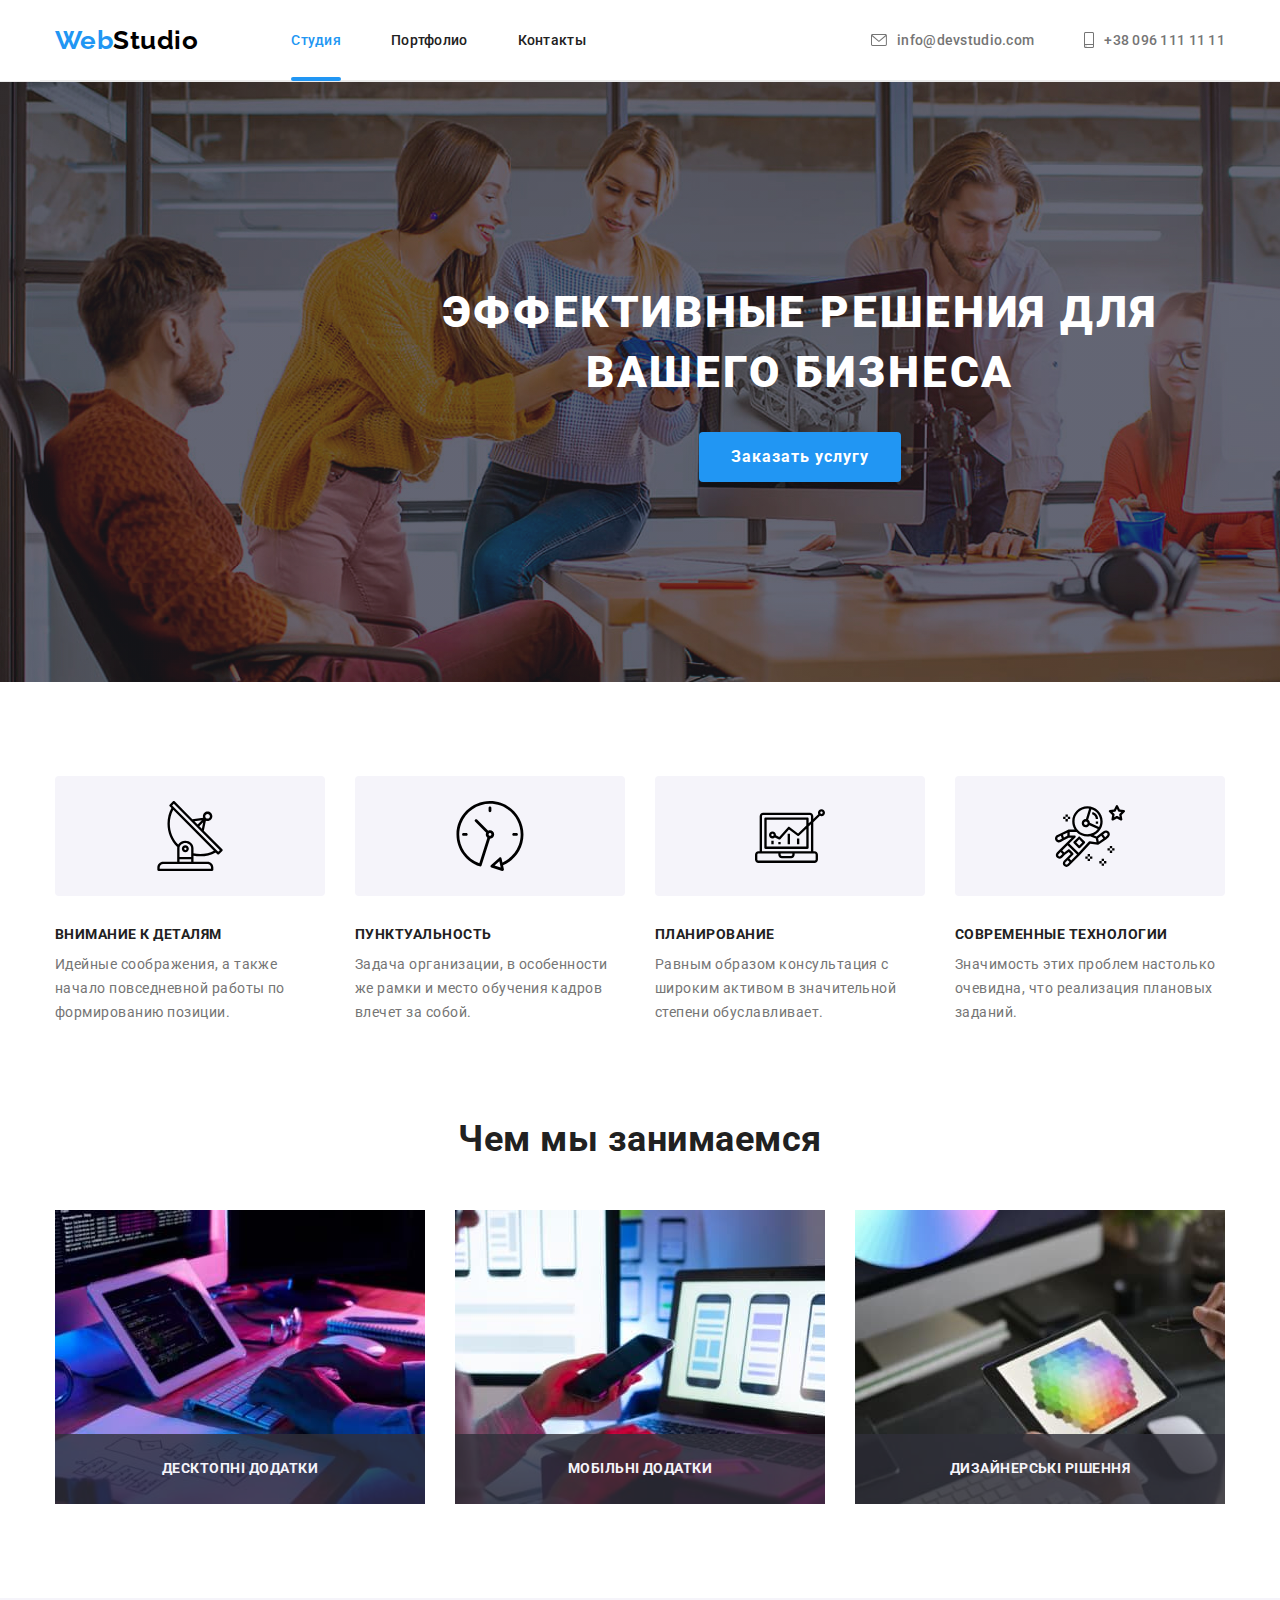
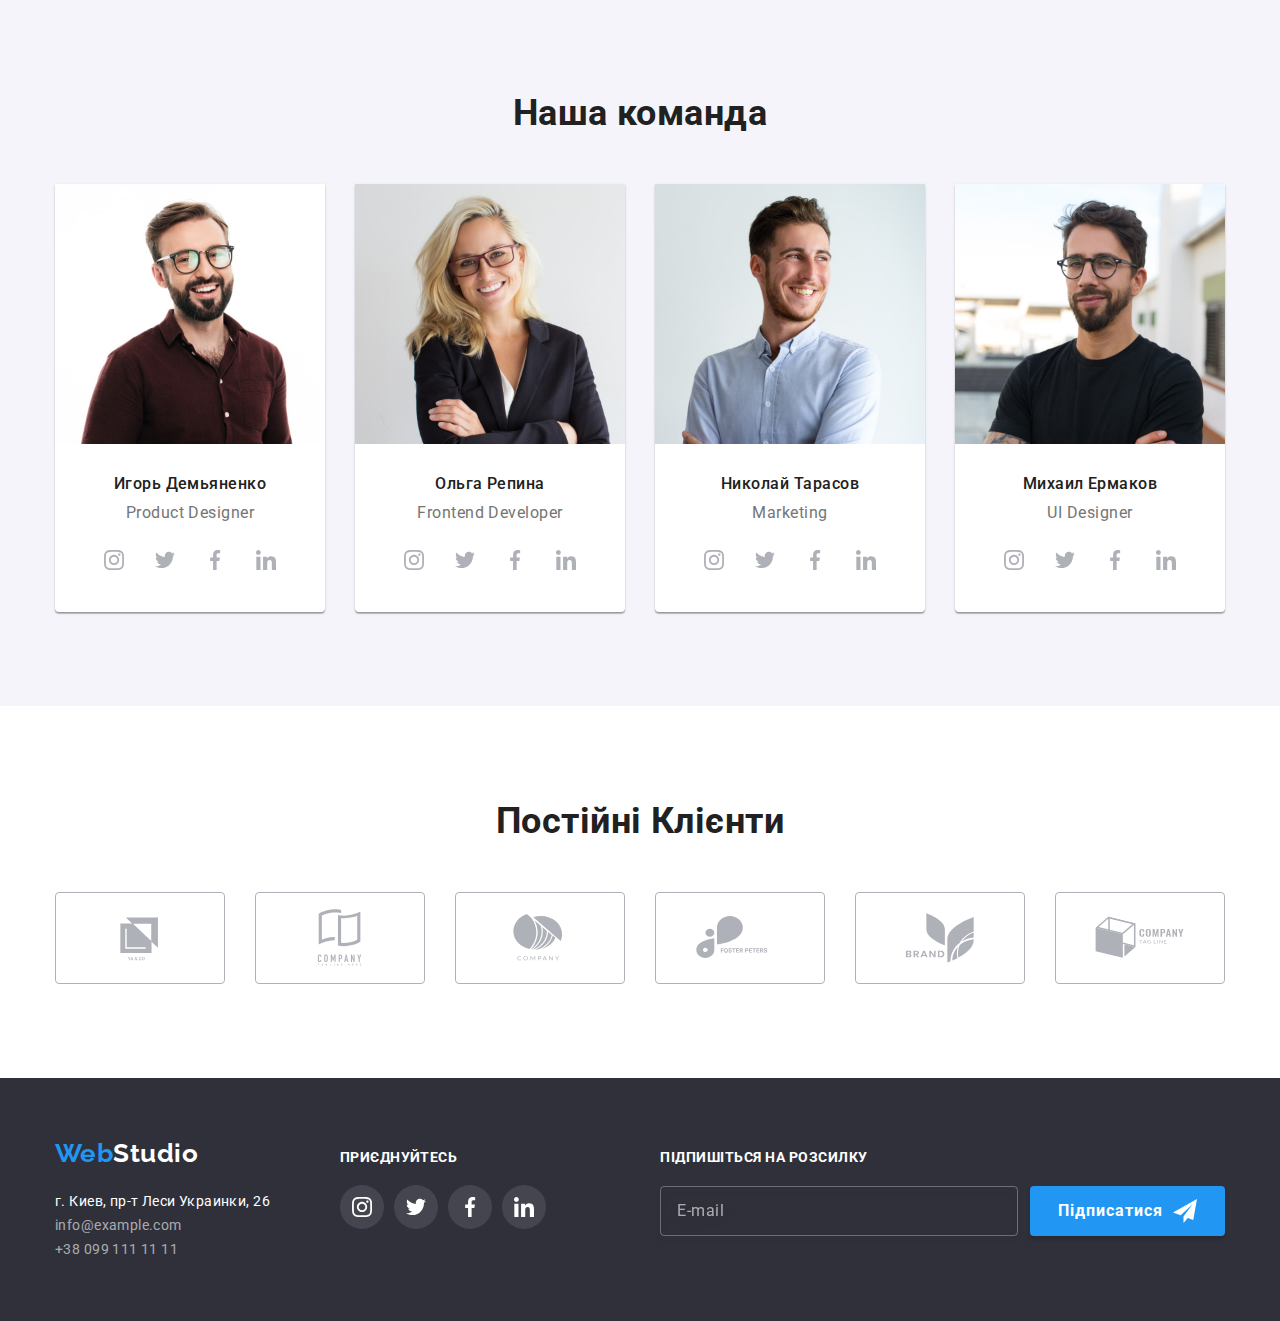
<file: index.html>
<!DOCTYPE html>
<html lang="ru">

<head>
    <meta charset="UTF-8" />
    <meta http-equiv="X-UA-Compatible" content="IE=edge" />
    <meta name="viewport" content="width=device-width, initial-scale=1.0" />
    <title>Студия</title>
    <link rel="stylesheet" href="./css/normalize.css">
    <link rel="preconnect" href="https://fonts.googleapis.com" />
    <link rel="preconnect" href="https://fonts.gstatic.com" crossorigin />
    <link
        href="https://fonts.googleapis.com/css2?family=Raleway:wght@700&family=Roboto:wght@400;500;700;900&display=swap"
        rel="stylesheet" />
    <link rel="stylesheet" href="./css/style.css" />

</head>

<body>
    <header>
        <div class="container header-alignment">
            <a href="./index.html" lang="en" class="link logo-header"><span class="logo-part">Web</span>Studio</a>
            <nav>
                <ul class="list menu-alignment">
                    <li><a href="./index.html" class="link main-menu current">Cтудия</a></li>
                    <li><a href="./portfolio.html" class="link main-menu">Портфолио</a></li>
                    <li><a href="" class="link main-menu">Контакты</a></li>
                </ul>
            </nav>
                <ul class="list contacts-alignment">
                    <li class="contacts-item">
                        <a class="link contacts-header" href="mailto:info@devstudio.com">
                            <svg class="adress-icon" width="16" height="12">
                                <use href="./img/symbol-defs.svg#icon-envelope"></use>
                            </svg>info@devstudio.com</a>
                    </li>
                    <li class="contacts-item">
                        <a class="link contacts-header" href="tel:+380961111111">
                            <svg class="adress-icon" width="10" height="16">
                                <use href="./img/symbol-defs.svg#icon-smartphone"></use>
                            </svg>+38 096 111 11 11</a>
                    </li>
                </ul>
        </div>
    </header>
    <main>
        <section class="section hero">
            <div class="hero-container container">
                <h1 class="header-hero">Эффективные решения для <br> вашего бизнеса</h1>
                <button type="button" class="hero-button" data-modal-open>Заказать услугу</button>
            </div>
        </section>
        <section class="section-feature">
            <div class="container">
                <h2 class="visually-hidden">Features</h2>
                <ul class="list alignment">
                    <li class="feature-containt">
                        <div class="icons-feature">
                            <svg class="feature-icon" width="70px" height="70px">
                                <use href="./img/symbol-defs.svg#icon-antenna-1"></use>
                            </svg>
                        </div>
                        <h3 class="feature-header">Внимание к деталям</h3>
                        <p class="feature-paragraph">Идейные соображения, а также начало повседневной работы по
                            формированию позиции.</p>
                    </li>
                    <li class="feature-containt">
                        <div class="icons-feature">
                            <svg class="feature-icon" width="70px" height="70px">
                                <use href="./img/symbol-defs.svg#icon-clock-1"></use>
                            </svg>
                        </div>
                        <h3 class="feature-header">Пунктуальность</h3>
                        <p class="feature-paragraph">Задача организации, в особенности же рамки и место обучения кадров
                            влечет за собой.</p>

                    </li>
                    <li class="feature-containt">
                        <div class="icons-feature">
                            <svg class="feature-icon" width="70px" height="70px">
                                <use href="./img/symbol-defs.svg#icon-diagram-1"></use>
                            </svg>
                        </div>
                        <h3 class="feature-header">Планирование</h3>
                        <p class="feature-paragraph">Равным образом консультация с широким активом в значительной
                            степени обуславливает.</p>
                    </li>
                    <li class="feature-containt">
                        <div class="icons-feature">
                            <svg class="feature-icon" width="70px" height="70px">
                                <use href="./img/symbol-defs.svg#icon-astronaut-1"></use>
                            </svg>
                        </div>
                        <h3 class="feature-header">Современные технологии</h3>
                        <p class="feature-paragraph">Значимость этих проблем настолько очевидна, что реализация плановых
                            заданий.</p>
                    </li>
                </ul>
            </div>
        </section>
        <section class="section no-padding">
            <div class="container">
                <h2 class="index-header">Чем мы занимаемся</h2>
                <ul class="list alignment">
                    <li class="list-experience">
                        <div class="list-work-warp">
                        <img src="./img/image1.jpg" alt="Программирование" width="370" height="294">
                        <p class="list-work-text">Десктопні додатки</p>
                        </div>
                    </li>
                    <li class="list-experience">
                        <div class="list-work-warp">
                        <img src="./img/image2.jpg" alt="Разработка" width="370" height="294">
                        <p class="list-work-text">Мобільні додатки</p>
                        </div>
                    </li>
                    <li class="list-experience">
                        <div class="list-work-warp">
                        <img src="./img/image3.jpg" alt="Дизайн" width="370" height="294">
                        <p class="list-work-text">Дизайнерські рішення</p>
                        </div>
                    </li>
                </ul>
            </div>
        </section>
        <section class="section team">
            <div class="team-container container">
                <h2 class="index-header">Наша команда</h2>
                <ul class="list alignment">
                    <li class="team-card">
                        <img src="./img/photo1.jpg" alt="Ольга Репина" width="270" height="260">
                        <div class="team-containt">
                            <h3 class="team-name">Игорь Демьяненко</h3>
                            <p class="team-post" lang="en">Product Designer</p>
                            <ul class="team-soc list">
                                <li class="team-soc-item">
                                    <a href="" class="team-soc-link">
                                        <svg class="team-soc-icon" width="20" height="20">
                                            <use href="./img/symbol-defs.svg#icon-instagram"></use>
                                        </svg>
                                    </a>
                                </li>
                                <li class="team-soc-item">
                                    <a href="" class="team-soc-link">
                                        <svg class="team-soc-icon" width="20" height="20">
                                            <use href="./img/symbol-defs.svg#icon-twitter"></use>
                                        </svg>
                                    </a>
                                </li>
                                <li class="team-soc-item">
                                    <a href="" class="team-soc-link">
                                        <svg class="team-soc-icon" width="20" height="20">
                                            <use href="./img/symbol-defs.svg#icon-facebook"></use>
                                        </svg>
                                    </a>
                                </li>
                                <li class="team-soc-item">
                                    <a href="" class="team-soc-link">
                                        <svg class="team-soc-icon" width="20" height="20">
                                            <use href="./img/symbol-defs.svg#icon-linkedin"></use>
                                        </svg>
                                    </a>
                                </li>
                            </ul>
                        </div>
                    </li>
                    <li class="team-card">
                        <img src="./img/photo2.jpg" alt="Ольга Репина" width="270" height="260">
                        <div class="team-containt">
                            <h3 class="team-name">Ольга Репина</h3>
                            <p class="team-post" lang="en">Frontend Developer</p>
                            <ul class="team-soc list">
                                <li class="team-soc-item">
                                    <a href="" class="team-soc-link">
                                        <svg class="team-soc-icon" width="20" height="20">
                                            <use href="./img/symbol-defs.svg#icon-instagram"></use>
                                        </svg>
                                    </a>
                                </li>
                                <li class="team-soc-item">
                                    <a href="" class="team-soc-link">
                                        <svg class="team-soc-icon" width="20" height="20">
                                            <use href="./img/symbol-defs.svg#icon-twitter"></use>
                                        </svg>
                                    </a>
                                </li>
                                <li class="team-soc-item">
                                    <a href="" class="team-soc-link">
                                        <svg class="team-soc-icon" width="20" height="20">
                                            <use href="./img/symbol-defs.svg#icon-facebook"></use>
                                        </svg>
                                    </a>
                                </li>
                                <li class="team-soc-item">
                                    <a href="" class="team-soc-link">
                                        <svg class="team-soc-icon" width="20" height="20">
                                            <use href="./img/symbol-defs.svg#icon-linkedin"></use>
                                        </svg>
                                    </a>
                                </li>
                            </ul>
                        </div>
                    </li>
                    <li class="team-card">
                        <img src="./img/photo3.jpg" alt="Николай Тарасов" width="270" height="260">
                        <div class="team-containt">
                            <h3 class="team-name">Николай Тарасов</h3>
                            <p class="team-post" lang="en">Marketing</p>
                            <ul class="team-soc list">
                                <li class="team-soc-item">
                                    <a href="" class="team-soc-link">
                                        <svg class="team-soc-icon" width="20" height="20">
                                            <use href="./img/symbol-defs.svg#icon-instagram"></use>
                                        </svg>
                                    </a>
                                </li>
                                <li class="team-soc-item">
                                    <a href="" class="team-soc-link">
                                        <svg class="team-soc-icon" width="20" height="20">
                                            <use href="./img/symbol-defs.svg#icon-twitter"></use>
                                        </svg>
                                    </a>
                                </li>
                                <li class="team-soc-item">
                                    <a href="" class="team-soc-link">
                                        <svg class="team-soc-icon" width="20" height="20">
                                            <use href="./img/symbol-defs.svg#icon-facebook"></use>
                                        </svg>
                                    </a>
                                </li>
                                <li class="team-soc-item">
                                    <a href="" class="team-soc-link">
                                        <svg class="team-soc-icon" width="20" height="20">
                                            <use href="./img/symbol-defs.svg#icon-linkedin"></use>
                                        </svg>
                                    </a>
                                </li>
                            </ul>
                        </div>
                    </li>
                    <li class="team-card">
                        <img src="./img/photo4.jpg" alt="Михаил Ермаков" width="270" height="260">
                        <div class="team-containt">
                            <h3 class="team-name">Михаил Ермаков</h3>
                            <p class="team-post" lang="en">UI Designer</p>
                            <ul class="team-soc list">
                                <li class="team-soc-item">
                                    <a href="" class="team-soc-link">
                                        <svg class="team-soc-icon" width="20" height="20">
                                            <use href="./img/symbol-defs.svg#icon-instagram"></use>
                                        </svg>
                                    </a>
                                </li>
                                <li class="team-soc-item">
                                    <a href="" class="team-soc-link">
                                        <svg class="team-soc-icon" width="20" height="20">
                                            <use href="./img/symbol-defs.svg#icon-twitter"></use>
                                        </svg>
                                    </a>
                                </li>
                                <li class="team-soc-item">
                                    <a href="" class="team-soc-link">
                                        <svg class="team-soc-icon" width="20" height="20">
                                            <use href="./img/symbol-defs.svg#icon-facebook"></use>
                                        </svg>
                                    </a>
                                </li>
                                <li class="team-soc-item">
                                    <a href="" class="team-soc-link">
                                        <svg class="team-soc-icon" width="20" height="20">
                                            <use href="./img/symbol-defs.svg#icon-linkedin"></use>
                                        </svg>
                                    </a>
                                </li>
                            </ul>
                        </div>
                    </li>
                </ul>
            </div>
        </section>
        <section class="clients">
            <div class="clients-container container">
                <h2 class="index-header">Постійні Клієнти</h2>
                <ul class="client-list list">
                    <li class="client-item">
                        <a href="" class="client-link ">
                            <svg class="client-icon" width="110" height="55">
                                <use href="./img/symbol-defs.svg#icon-client1"></use>
                            </svg>
                        </a>
                    </li>
                    <li class="client-item">
                        <a href="" class="client-link ">
                            <svg class="client-icon" width="120" height="65">
                                <use href="./img/symbol-defs.svg#icon-client2"></use>
                            </svg>
                        </a>
                    </li>
                    <li class="client-item">
                        <a href="" class="client-link ">
                            <svg class="client-icon" width="120" height="70">
                                <use href="./img/symbol-defs.svg#icon-client3"></use>
                            </svg>
                        </a>
                    </li>
                    <li class="client-item">
                        <a href="" class="client-link">
                            <svg class="client-icon" width="110" height="70">
                                <use href="./img/symbol-defs.svg#icon-client4"></use>
                            </svg>
                        </a>
                    </li>
                    <li class="client-item">
                        <a href="" class="client-link ">
                            <svg class="client-icon" width="120" height="65">
                                <use href="./img/symbol-defs.svg#icon-client5"></use>
                            </svg>
                        </a>
                    </li>
                    <li class="client-item">
                        <a href="" class="client-link ">
                            <svg class="client-icon" width="100" height="65">
                                <use href="./img/symbol-defs.svg#icon-client6"></use>
                            </svg>
                        </a>
                    </li>
                </ul>
            </div>
        </section>
    </main>
    <footer>
        <div class="footer-container container">
            <div class="adress">
                <a href="./index.html" lang="en" class="link logo-footer"><span class="logo-part">Web</span>Studio</a>
                <address>
                    <ul class="list">
                        <li class="footer-address"><a href="https://goo.gl/maps/jvZkEeuZgT2ocz416"
                                rel="noopener nofollow noreferrer" class="link adress-footer">г. Киев, пр-т Леси
                                Украинки, 26</a></li>
                        <li class="footer-address"><a href="mailto:info@example.com"
                                class="link contacts-footer">info@example.com</a></li>
                        <li class="footer-address"><a href="tel:+380991111111" class="link contacts-footer">+38 099 111
                                11 11</a></li>
                    </ul>
                </address>
            </div>
            <div class="soc-footer">
                <p class="soc-title">приєднуйтесь</p>
                <ul class="footer-soc list">
                    <li class="footer-soc-item">
                        <a href="" class="footer-soc-link">
                            <svg class="footer-soc-icon" width="20" height="20">
                                <use href="./img/symbol-defs.svg#icon-instagram"></use>
                            </svg>
                        </a>
                    </li>
                    <li class="footer-soc-item">
                        <a href="" class="footer-soc-link">
                            <svg class="footer-soc-icon" width="20" height="20">
                                <use href="./img/symbol-defs.svg#icon-twitter"></use>
                            </svg>
                        </a>
                    </li>
                    <li class="footer-soc-item">
                        <a href="" class="footer-soc-link">
                            <svg class="footer-soc-icon" width="20" height="20">
                                <use href="./img/symbol-defs.svg#icon-facebook"></use>
                            </svg>
                        </a>
                    </li>
                    <li class="footer-soc-item">
                        <a href="" class="footer-soc-link">
                            <svg class="footer-soc-icon" width="20" height="20">
                                <use href="./img/symbol-defs.svg#icon-linkedin"></use>
                            </svg>
                        </a>
                    </li>
                </ul>
            </div>
            <div class="footer-third-container">
                <form class="subscription-form">
                    <b class="footer__text">Підпишіться на розсилку</b>
                    <div class="subscription-form__wrapper">
                        <input type="email" name="email" class="subscription-form__input" required placeholder="E-mail">
                        <button type="submit" class="subscription-form__submit">Підписатися
                            <svg width="24" height="24" class="subscription-form__icon">
                                <use href="./img/symbol-defs.svg#icon-icon-send"></use>
                            </svg>
                        </button>
                    </div>
                </form>
            </div>
        </div>
    </footer>
    <!--MODAL-->
    <div class="backdrop is-hidden" data-modal>
        <div class="modal">
            <button type="button" class="modal-button" data-modal-close>
                <svg class="modal-icon" width="18px" height="18px">
                    <use href="./img/symbol-defs.svg#icon-close-black"></use>
                </svg>
            </button>
            <form name="order-service" class="modal-form" autocomplete="on">
                <p class="modal-title">Залиште свої дані, ми вам передзвонимо</p>

                      <!-- ИМЯ  -->
                      <div class="form-field">
                        <label for="name" class="form-field__label">Ім'я</label>
                        <div class="form-field__wrapper">
                            <input id="name" type="text" name="name" class="form-field__input" required>
                            <svg width="18" height="18" class="form-field__icon">
                                <use href="./img/symbol-defs.svg#icon-person-black"></use>
                            </svg>
                        </div>
                    </div>
                    <!-- ТЕЛЕФОН  -->
                    <div class="form-field">
                        <label for="tel" class="form-field__label">Телефон</label>
                        <div class="form-field__wrapper">
                            <input id="tel" type="tel" name="tel" class="form-field__input" required>
                            <svg width="18" height="18" class="form-field__icon">
                                <use href="./img/symbol-defs.svg#icon-phone-black"></use>
                            </svg>
                        </div>
                    </div>
                    <!-- ПОЧТА  -->
                    <div class="form-field">
                        <label for="email" class="form-field__label">Пошта</label>
                        <div class="form-field__wrapper">
                            <input id="email" type="email" name="email" class="form-field__input" required>
                            <svg width="18" height="18" class="form-field__icon">
                                <use href="./img/symbol-defs.svg#icon-email-black"></use>
                            </svg>
                        </div>
                    </div>
                    <!-- КАММЕНТ  -->
                    <div class="form-field order-form__form-field">
                        <label for="commentary" class="form-field__label">Коментар</label>
                        <textarea id="commentary" placeholder="Введіть текст" class="form-field__commentary"></textarea>
                    </div>
                    <!-- ЧЕКБОКС  -->
                    <div class="checkbox-wrapper">
                        <label class="checkbox-wrapper__label">
                            <input type="checkbox" name="contract-conditions" value="agree"
                                class="checkbox-wrapper__checkbox">
                            <span class="checkbox-wrapper__icon"></span>
                            <svg width="16" height="15" class="checkbox-wrapper__icon checkbox-wrapper__icon--checked">
                                <use href="./img/symbol-defs.svg#icon-check"></use>
                            </svg>
                            Погоджуюся з розсилкою та приймаю&nbsp;<a href="" class="checkbox-wrapper__link">Умови
                                договору</a>
                        </label>
                    </div>
                    <!-- Кнопка  -->
                    <div class="order-form__btn-wrapper">
                        <button type="submit" class="order-form__btn">Відправити</button>
                    </div>
    
                </form>
            </div>
        </div>
        <script src="./js/modal.js"></script>
        <script>
            (() => {
                document
                    .querySelector('.js-speaker-form')
                    .addEventListener('submit', e => {
    
                        new FormData(e.currentTarget).forEach((value, name) =>
                            console.log(`${name}: ${value}`),
                        );
                    });
            })()
        </script>
    
    </body>
    
    </html>
</file>
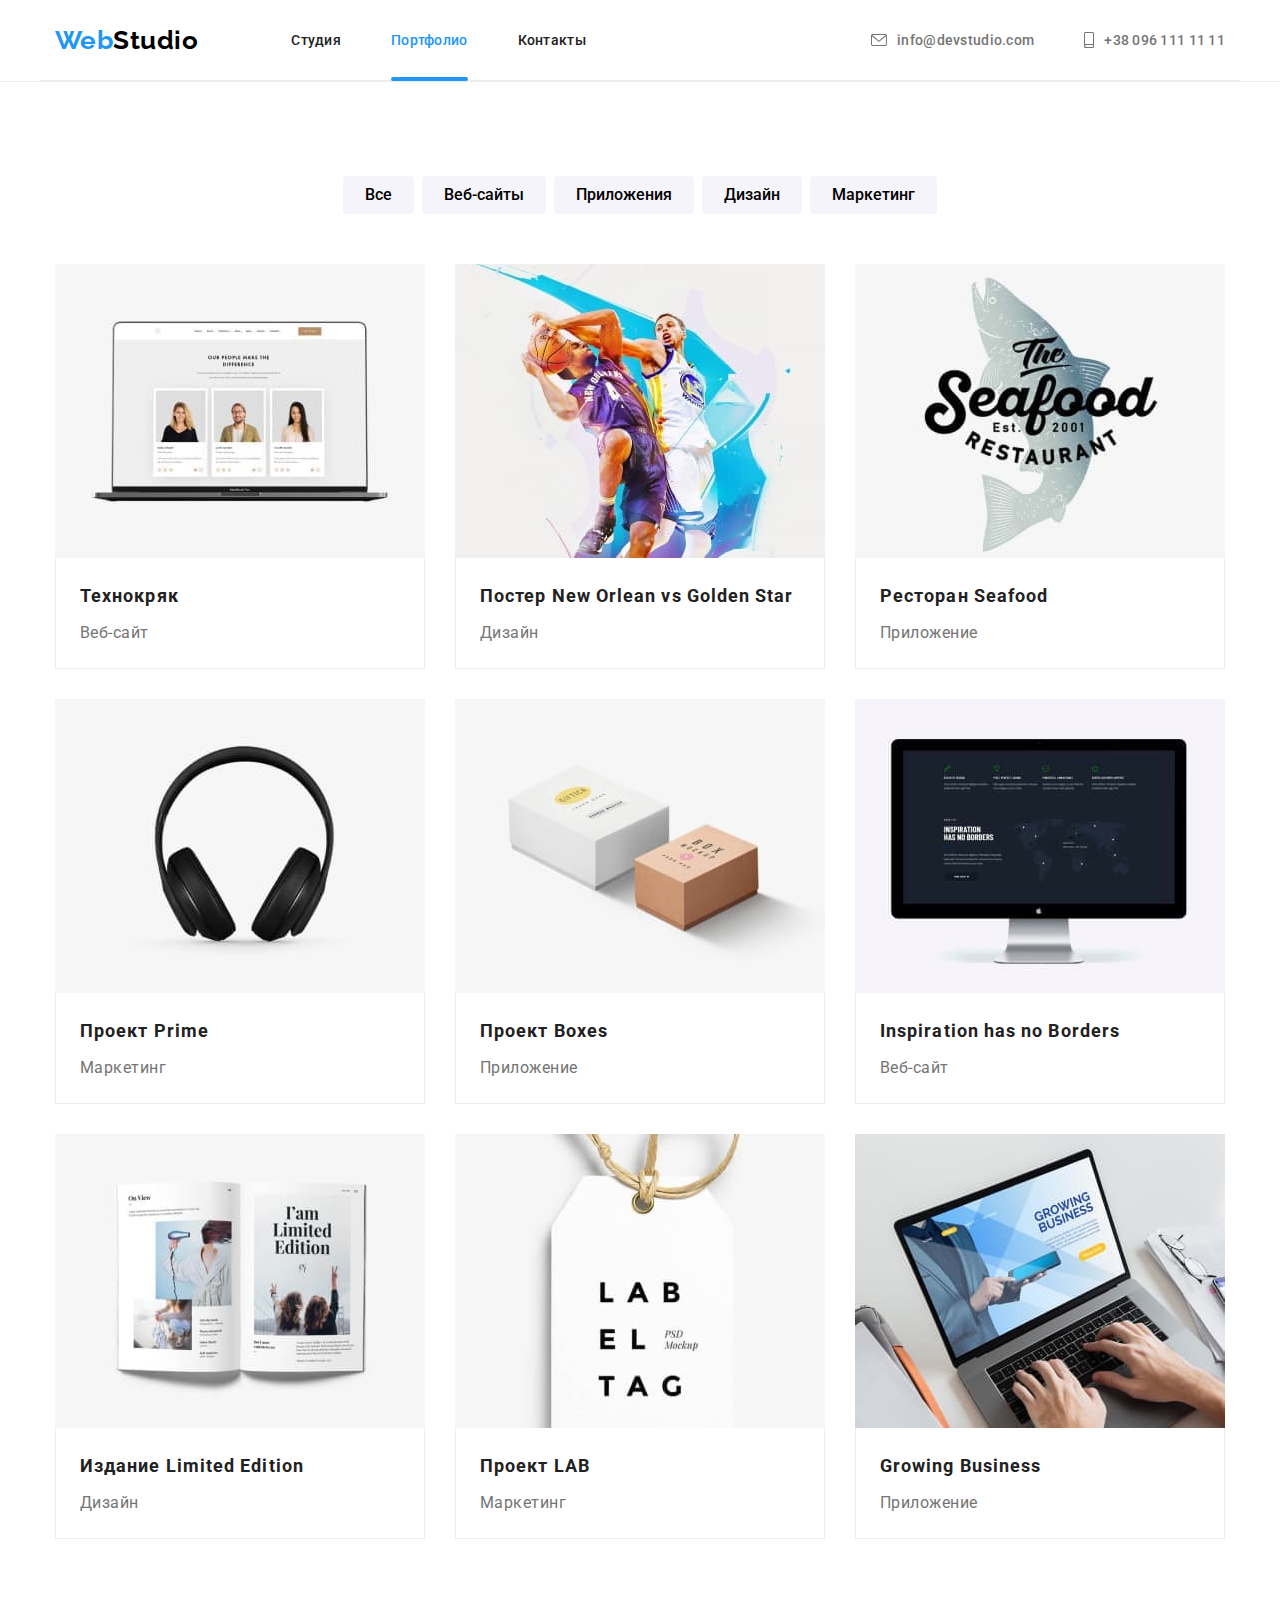
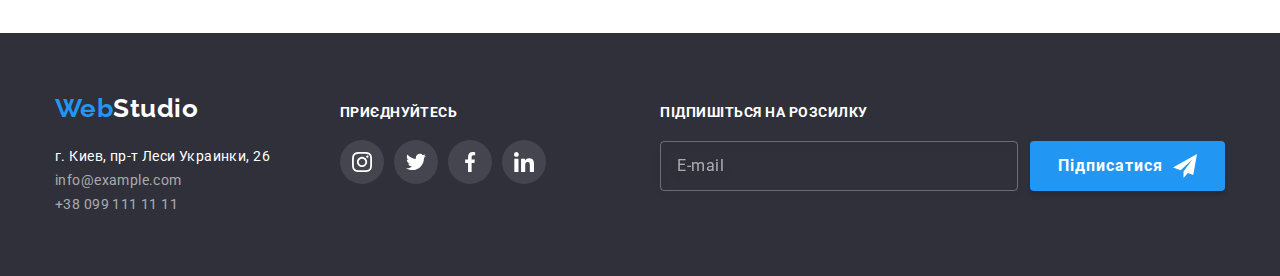
<file: portfolio.html>
<!DOCTYPE html>
<html lang="ru">

<head>
    <meta charset="UTF-8" />
    <meta http-equiv="X-UA-Compatible" content="IE=edge" />
    <meta name="viewport" content="width=device-width, initial-scale=1.0" />
    <title>Портфолио</title>
    <link rel="stylesheet" href="./css/normalize.css">
    <link rel="preconnect" href="https://fonts.googleapis.com" />
    <link rel="preconnect" href="https://fonts.gstatic.com" crossorigin />
    <link
        href="https://fonts.googleapis.com/css2?family=Raleway:wght@700&family=Roboto:wght@400;500;700;900&display=swap"
        rel="stylesheet" />
    <link rel="stylesheet" href="./css/style.css" />

</head>

<body>
<header>
    <div class="container header-alignment">
        <a href="./index.html" lang="en" class="link logo-header"><span class="logo-part">Web</span>Studio</a>
        <nav>
            <ul class="list menu-alignment">
                <li><a href="./index.html" class="link main-menu ">Cтудия</a></li>
                <li><a href="./portfolio.html" class="link main-menu current">Портфолио</a></li>
                <li><a href="" class="link main-menu">Контакты</a></li>
            </ul>
        </nav>
        <ul class="list contacts-alignment">
            <li class="contacts-item">
                <a class="link contacts-header" href="mailto:info@devstudio.com">
                    <svg class="adress-icon" width="16" height="12">
                        <use href="./img/symbol-defs.svg#icon-envelope"></use>
                    </svg>info@devstudio.com</a>
            </li>
            <li class="contacts-item">
                <a class="link contacts-header" href="tel:+380961111111">
                    <svg class="adress-icon" width="10" height="16">
                        <use href="./img/symbol-defs.svg#icon-smartphone"></use>
                    </svg>+38 096 111 11 11</a>
            </li>
        </ul>
    </div>
</header>
    <main>
        <section class="section no-padding">
            <div class="container">
                <h1 class="visually-hidden">Projects</h1>
                <ul class="list filters">
                    <li><button type="button" class="filter current-btn">Все</button></li>
                    <li><button type="button" class="filter">Веб-сайты</button></li>
                    <li><button type="button" class="filter">Приложения</button></li>
                    <li><button type="button" class="filter">Дизайн</button></li>
                    <li><button type="button" class="filter">Маркетинг</button></li>
                </ul>
                <ul class="list projects">
                    <li class="project">
                        <a href="" class="link project-link">
                            <div class="project-text-warp">
                            <img src="./img/notebook.jpg" alt="Технокряк" width="370" height="294">
                            <p class="project-text">
                                Ресурс пропонує комплексні пропозиції з різним рівнем функціоналу та сервісів. Все це дозволить відвідувачу отримати
                                вичерпні відомості про компанію чи приватну особу.
                            </p>
                            </div>
                            <div class="project-border">
                                <h2 class="project-header">Технокряк</h2>
                                <p class="project-paragraph">Веб-сайт</p>
                            </div>
                        </a>
                    </li>
                    <li class="project">
                        <a href="" class="link project-link">
                            <div class="project-text-warp">
                            <img src="./img/basketball.jpg" alt="Постер New Orlean vs Golden Star" width="370"
                                height="294">
                                <p class="project-text">
                                    Ресурс пропонує комплексні пропозиції з різним рівнем функціоналу та сервісів. Все це дозволить відвідувачу отримати
                                    вичерпні відомості про компанію чи приватну особу.
                                </p>
                                </div>
                            <div class="project-border">
                                <h2 class="project-header">Постер <span lang="en">New Orlean vs Golden Star</span></h2>
                                <p class="project-paragraph">Дизайн</p>
                            </div>
                        </a>
                    </li>
                    <li class="project">
                        <a href="" class="link project-link">
                            <div class="project-text-warp">
                            <img src="./img/seafood.jpg" alt="Ресторан Seafood" width="370" height="294">
                            <p class="project-text">
                                Ресурс пропонує комплексні пропозиції з різним рівнем функціоналу та сервісів. Все це дозволить відвідувачу отримати
                                вичерпні відомості про компанію чи приватну особу.
                            </p>
                            </div>
                            <div class="project-border">
                                <h2 class="project-header">Ресторан <span lang="en">Seafood</span></h2>
                                <p class="project-paragraph">Приложение</p>
                            </div>
                        </a>
                    </li>
                    <li class="project">
                        <a href="" class="link project-link">
                            <div class="project-text-warp">
                            <img src="./img/headphones.jpg" alt="Проект Prime" width="370" height="294">
                            <p class="project-text">
                                Ресурс пропонує комплексні пропозиції з різним рівнем функціоналу та сервісів. Все це дозволить відвідувачу отримати
                                вичерпні відомості про компанію чи приватну особу.
                            </p>
                            </div>
                            <div class="project-border">
                                <h2 class="project-header">Проект <span lang="en">Prime</span></h2>
                                <p class="project-paragraph">Маркетинг</p>
                            </div>
                        </a>
                    </li>
                    <li class="project">
                        <a href="" class="link project-link">
                            <div class="project-text-warp">
                            <img src="./img/boxes.jpg" alt="Проект Boxes" width="370" height="294">
                            <p class="project-text">
                                Ресурс пропонує комплексні пропозиції з різним рівнем функціоналу та сервісів. Все це дозволить відвідувачу отримати
                                вичерпні відомості про компанію чи приватну особу.
                            </p>
                            </div>
                            <div class="project-border">
                                <h2 class="project-header">Проект <span lang="en">Boxes</span></h2>
                                <p class="project-paragraph">Приложение</p>
                            </div>
                        </a>
                    </li>
                    <li class="project">
                        <a href="" class="link project-link">
                            <div class="project-text-warp">
                            <img src="./img/monitor.jpg" alt="Inspiration has no Borders" width="370" height="294">
                            <p class="project-text">
                                Ресурс пропонує комплексні пропозиції з різним рівнем функціоналу та сервісів. Все це дозволить відвідувачу отримати
                                вичерпні відомості про компанію чи приватну особу.
                            </p>
                            </div>
                            <div class="project-border">
                                <h2 class="project-header" lang="en">Inspiration has no Borders</h2>
                                <p class="project-paragraph">Веб-сайт</p>
                            </div>
                        </a>
                    </li>
                    <li class="project">
                        <a href="" class="link project-link">
                            <div class="project-text-warp">
                            <img src="./img/magazine.jpg" alt="Издание Limited Edition" width="370" height="294">
                            <p class="project-text">
                                Ресурс пропонує комплексні пропозиції з різним рівнем функціоналу та сервісів. Все це дозволить відвідувачу отримати
                                вичерпні відомості про компанію чи приватну особу.
                            </p>
                            </div>
                            <div class="project-border">
                                <h2 class="project-header">Издание <span lang="en">Limited Edition</span></h2>
                                <p class="project-paragraph">Дизайн</p>
                            </div>
                        </a>
                    </li>
                    <li class="project">
                        <a href="" class="link project-link">
                            <div class="project-text-warp">
                            <img src="./img/lab.jpg" alt="Проект LAB" width="370" height="294">
                            <p class="project-text">
                                Ресурс пропонує комплексні пропозиції з різним рівнем функціоналу та сервісів. Все це дозволить відвідувачу отримати
                                вичерпні відомості про компанію чи приватну особу.
                            </p>
                            </div>
                            <div class="project-border">
                                <h2 class="project-header">Проект <span lang="en">LAB</span></h2>
                                <p class="project-paragraph">Маркетинг</p>
                            </div>
                        </a>
                    </li>
                    <li class="project">
                        <a href="" class="link project-link">
                            <div class="project-text-warp">
                            <img src="./img/notebook2.jpg" alt="Growing Business" width="370" height="294">
                            <p class="project-text">
                                Ресурс пропонує комплексні пропозиції з різним рівнем функціоналу та сервісів. Все це дозволить відвідувачу отримати
                                вичерпні відомості про компанію чи приватну особу.
                            </p>
                            </div>
                            <div class="project-border">
                                <h2 class="project-header" lang="en">Growing Business</h2>
                                <p class="project-paragraph">Приложение</p>
                            </div>
                        </a>
                    </li>
                </ul>
            </div>
        </section>
    </main>
    <footer>
        <div class="footer-container container">
            <div class="adress">
                <a href="./index.html" lang="en" class="link logo-footer"><span class="logo-part">Web</span>Studio</a>
                <address>
                    <ul class="list">
                        <li class="footer-address"><a href="https://goo.gl/maps/jvZkEeuZgT2ocz416"
                                rel="noopener nofollow noreferrer" class="link adress-footer">г. Киев, пр-т Леси
                                Украинки, 26</a></li>
                        <li class="footer-address"><a href="mailto:info@example.com"
                                class="link contacts-footer">info@example.com</a></li>
                        <li class="footer-address"><a href="tel:+380991111111" class="link contacts-footer">+38 099 111
                                11 11</a></li>
                    </ul>
                </address>
            </div>
            <div class="soc-footer">
                <p class="soc-title">приєднуйтесь</p>
                <ul class="footer-soc list">
                    <li class="footer-soc-item">
                        <a href="" class="footer-soc-link">
                            <svg class="footer-soc-icon" width="20" height="20">
                                <use href="./img/symbol-defs.svg#icon-instagram"></use>
                            </svg>
                        </a>
                    </li>
                    <li class="footer-soc-item">
                        <a href="" class="footer-soc-link">
                            <svg class="footer-soc-icon" width="20" height="20">
                                <use href="./img/symbol-defs.svg#icon-twitter"></use>
                            </svg>
                        </a>
                    </li>
                    <li class="footer-soc-item">
                        <a href="" class="footer-soc-link">
                            <svg class="footer-soc-icon" width="20" height="20">
                                <use href="./img/symbol-defs.svg#icon-facebook"></use>
                            </svg>
                        </a>
                    </li>
                    <li class="footer-soc-item">
                        <a href="" class="footer-soc-link">
                            <svg class="footer-soc-icon" width="20" height="20">
                                <use href="./img/symbol-defs.svg#icon-linkedin"></use>
                            </svg>
                        </a>
                    </li>
                </ul>
            </div>
            <div class="footer-third-container">
                <form class="subscription-form">
                    <b class="footer__text">Підпишіться на розсилку</b>
                    <div class="subscription-form__wrapper">
                        <input type="email" name="email" class="subscription-form__input" required placeholder="E-mail">
                        <button type="submit" class="subscription-form__submit">Підписатися
                            <svg width="24" height="24" class="subscription-form__icon">
                                <use href="./img/symbol-defs.svg#icon-icon-send"></use>
                            </svg>
                        </button>
                    </div>
                </form>
            </div>
        </div>
    </footer>
</body>

</html>
</file>
<file: css/style.css>
html {
    box-sizing: border-box;
}


body {
    font-family: 'Roboto', 'Raleway', sans-serif;
    color: #212121;
    letter-spacing: 0.03em;
}

p,
h1,
h2,
h3,
h4,
h5,
h6 {
    margin: 0;
}

ul,
ol {
    margin: 0;
    padding-left: 0;
}

img {
    display: block;
    max-width: 100%;
    height: auto;
}

.container {
    width: 1200px;
    margin: 0 auto;
    padding: 0 15px;
}

:root {
    --bgd-color: #2F303A;
    --accent-color: #2196F3;
    --special-color: #188CE8;
    --p-color: #757575;
    --milk-color: #F5F4FA;
    --main-color: #212121;
    --clear-gray-color: rgba(255, 255, 255, 0.6);
    --light-gray-color: rgba(238, 238, 238, 1);
    --white-color: #fff;
    --black-color: #000;
    --form-icon-color: #212121;
    --primary-icon-color: #afb1b8;
    --hover-icon-color: #ffffff;
    --primary-text-color: #757575;
	--secondary-text-color: rgba(255, 255, 255, 0.6);
	--rare-text-color: #ffffff;
	--title-text-color: #212121;
	--primary-icon-color: #afb1b8;
	--hover-icon-color: #ffffff;
	--form-icon-color: #212121;
	--accent-color: #2196f3;
	--btn-color: #188ce8;
	--primary-bgc: #ffffff;
	--secondary-bgc: #2f303a;
	--tertiary-bgc: #f5f4fa;
	--card-set-gap: 30px;
	--header-border: 1px solid #ececec;
	--portfolio-border: 1px solid #eeeeee;
    --transition-bgc: background-color 250ms cubic-bezier(0.4, 0, 0.2, 1);
        --transition-color: color 250ms cubic-bezier(0.4, 0, 0.2, 1);
        --transition-border: border 250ms cubic-bezier(0.4, 0, 0.2, 1);
        --transition-box-shadow: box-shadow 250ms cubic-bezier(0.4, 0, 0.2, 1);
        --transition-transform: transform 250ms cubic-bezier(0.4, 0, 0.2, 1);
        --transition-opacity: opacity 250ms cubic-bezier(0.4, 0, 0.2, 1);
        --transition-modal: 500ms cubic-bezier(0.4, 0, 0.2, 1);
}

.section {
    padding-top: 94px;
    padding-bottom: 94px;
}


.link {
    text-decoration: none;
}


.list {
    list-style-type: none;
}

.visually-hidden {
    position: absolute;
    width: 1px;
    height: 1px;
    margin: -1px;
    border: 0;
    padding: 0;
    white-space: nowrap;
    clip-path: inset(100%);
    clip: rect(0 0 0 0);
    overflow: hidden;
}
/*-----HEADER----*/
header {
    border-bottom: 1px solid #ECECEC;
}

.logo-header {
    color: var(--black-color);
    font-family: 'Raleway';
    font-weight: 700;
    font-size: 26px;
    line-height: 31px;
    margin-right: 93px;
}

.logo-part {
    color: var(--accent-color);
}

.header-alignment {
    display: flex;
    align-items: center;
    border-bottom: 1px solid #ECECEC;
}

.adress-icon {
    display: inline-block;
        margin-right: 10px;
        fill: var(--p-color);
}



.contacts-item {
    align-items: baseline;
    transition: var(--transition-color)
}

.menu-alignment {
    display: flex;
    gap: 50px;
}

.main-menu {
    color: inherit;
    letter-spacing: 0.02em;
    font-weight: 500;
    font-size: 14px;
    line-height: 16px;
    display: block;
    padding: 32px 0;
}

.link:hover,
.link:focus,
.current,
.contacts-header:hover,
.contacts-item:hover,
.adress-icon:hover .client-link:hover {
    color: var(--accent-color);
    fill: var(--accent-color);
    transition: var(--transition-color)
}

.current{
    color: var(--accent-color);
    position: relative;
}

.current::after{
            position: absolute;
            bottom: -1px;
            left: 0;
            content: "";
    
            width: 100%;
            height: 4px;
            border-radius: 2px;
    
            animation-name: changeScale;
            animation-duration: 1000ms;
            animation-timing-function: cubic-bezier(0.4, 0, 0.2, 1);
    
            background-color: var(--accent-color);
        }

@keyframes changeScale {
    0% {
        transform: translateX(-100%);
    }

    25% {
        transform: translateX(100%);
    }

    50% {
        transform: translateX(0) scale(1);
    }

    51% {
        transform: scaleX(1);
    }

    75% {
        transform: scaleX(0);
    }

    100% {
        transform: scaleX(1);
    }
}

.contacts-alignment {
    display: flex;
    margin-left: auto;
    gap: 50px;
}

.contacts-header {
    display: flex;
        align-items: center;
        transition: var(--transition-color);
        letter-spacing: 0.02em;
        color: var(--p-color);
        font-weight: 500;
        font-size: 14px;
}

.contacts-header:hover .adress-icon {
    color: var(--accent-color);
    fill: var(--accent-color);
}
/*---------------------------------------------------*/

/*---------------HERO-----------*/
.hero {
    background-color: var(--bgd-color);
    text-align: center;
    background-image: linear-gradient(rgba(47, 48, 58, 0.4),
            rgba(47, 48, 58, 0.4)), url(../img/Img.jpg);
    margin: auto;
    background-repeat: no-repeat;
    width: 1600px;
    height: 600px;
    padding: 200px 0px;
    background-position: center;
    background-size: cover;
}

.hero-container {}

.header-hero {
    font-weight: 900;
    font-size: 44px;
    line-height: 60px;
    color: var(--white-color);
    text-transform: uppercase;
    letter-spacing: 0.06em;
    margin-bottom: 30px;
}



.hero-button {
    color: var(--white-color);
    background-color: var(--accent-color);
    cursor: pointer;
    border: none;
    box-shadow: 0px 4px 4px rgba(0, 0, 0, 0.15);
    border-radius: 4px;
    padding: 10px 32px;
    font-weight: 700;
    font-size: 16px;
    line-height: 30px;
    letter-spacing: 0.06em;
    font-family: inherit;
    transition: var(--transition-bgc);
}

.hero-button:hover,
.hero-button:focus{
    background-color: #188ce8;
}
/*------------------------------------*/

/*----------------MODAL-------------*/
.backdrop.is-hidden {
    visibility: hidden;
    opacity: 0;
    pointer-events: none;
}

.backdrop
    {
        position: fixed;
        top: 0;
        left: 0;
    
        width: 100vw;
        height: 100vh;
    
        opacity: 1;
        transition: opacity var(--transition-modal), visibility var(--transition-modal);
    
        background-color: rgba(0, 0, 0, 0.2);
    }

.backdrop.is-hidden .modal{
    transform: translate(50%, 50%) scale(0)perspective(400px) rotateX(90deg);
}

.modal {
	position: absolute;
	top: 50%;
	left: 50%;
	transform: translate(-50%, -50%) scale(1);
	padding: 40px;

	width: 528px;
	height: 581px;

	transition: transform var(--transition-modal);

	background-color: var(--white-color);
	box-shadow: 0px 1px 3px rgba(0, 0, 0, 0.12), 0px 1px 1px rgba(0, 0, 0, 0.14), 0px 2px 1px rgba(0, 0, 0, 0.2);
	border-radius: 4px;
}

.modal-button{
    position: absolute;
	top: 8px;
	right: 8px;
	display: flex;
	justify-content: center;
	align-items: center;

	width: 30px;
	height: 30px;

	cursor: pointer;

	border-radius: 50%;
	border: 1px solid rgba(0, 0, 0, 0.1);
background-color: transparent;
	transition: var(--transition-color);
}

.modal-button:hover
{
    color: var(--accent-color);
}


.modal-icon{
    fill: currentColor;
}

.main-page-button:hover .main-page-button:focus {
    background-color: var(--special-color);
}

.list-work-warp{
    position: relative;
        overflow: hidden;
}
/*--------------------------------------*/

/* ---------------ФОРМА-----------  */

.modal-title {
	margin-bottom: 12px;

	font-weight: 700;
	font-size: 20px;
	line-height: 1.15;
	text-align: center;

	color: var(--title-text-color);
}

.form-field__label {
	display: block;
	margin-bottom: 4px;

	font-size: 12px;
	line-height: 1.17;
	letter-spacing: 0.01em;

	color: #757575;
}

.form-field__wrapper {
	position: relative;
	margin-bottom: 10px;
}

.form-field__input {
	padding-left: 42px;
	padding-right: 15px;

	width: 100%;
	height: 40px;

	font-size: 16px;
	line-height: 1;
	color: var(--primary-text-color);

	border: 1px solid rgba(33, 33, 33, 0.2);
	border-radius: 4px;
	transition: var(--transition-border);
    outline: none;
}

.form-field__commentary:focus,
.form-field__input:focus {
	border: 1px solid var(--accent-color);
}

.form-field__icon {
	position: absolute;
	top: 50%;
	left: 12px;
	transform: translateY(-50%);

	fill: var(--form-icon-color);
	transition: fill 250ms cubic-bezier(0.4, 0, 0.2, 1);
}

.form-field__input:focus + .form-field__icon {
	fill: var(--accent-color);
}

.order-form__form-field {
	margin-bottom: 20px;
}

.form-field__commentary {
	display: block;
	padding: 12px 16px;

	width: 100%;
	height: 120px;
	resize: none;

	font-size: 12px;
	line-height: 1.17;
	letter-spacing: 0.01em;
	color: var(--primary-text-color);

	border: 1px solid rgba(33, 33, 33, 0.2);
	border-radius: 4px;
	transition: var(--transition-border);
}

.form-field__commentary::placeholder {
	font-size: 12px;
	line-height: 14px;
	letter-spacing: 0.01em;

	color: rgba(117, 117, 117, 0.5);
}
/*--------------------------------------------*/

/*-------------------CHECKBOX----------------*/
.checkbox-wrapper {
	padding: 0 12px;
	margin-bottom: 30px;
}

.checkbox-wrapper__label {
	position: relative;
	display: flex;
	align-items: center;

	font-size: 14px;
	line-height: 1.71;

	color: var(--p-color);
}

.checkbox-wrapper__checkbox {
	position: absolute;
	width: 1px;
	height: 1px;
	margin: -1px;
	border: 0;
	padding: 0;
	white-space: nowrap;
	clip-path: inset(100%);
	clip: rect(0 0 0 0);
	overflow: hidden;
}

.checkbox-wrapper__icon {
	display: inline-block;
	margin-right: 8px;

	width: 16px;
	height: 15px;
	border: 2px solid var(--form-icon-color);
	border-radius: 2px;
	transition: var(--transition-bgc), var(--transition-border);
}

.checkbox-wrapper__icon--checked {
	position: absolute;
	top: 50%;
	left: 0;
	transform: translateY(-50%);

	border-color: transparent;
}

.checkbox-wrapper__checkbox:checked + .checkbox-wrapper__icon {
	background-color: var(--accent-color);
	border-color: var(--accent-color);
}

.checkbox-wrapper__checkbox:focus + .checkbox-wrapper__icon {
	border-color: var(--accent-color);
}

.checkbox-wrapper__link {
	color: var(--accent-color);
}

.order-form__btn-wrapper {
	display: flex;
	align-items: center;
	justify-content: center;
}

.order-form__btn {
	padding: 10px 52px;

	font-weight: 700;
	font-size: 16px;
	line-height: 1.88;
	letter-spacing: 0.06em;

	color: var(--rare-text-color);
	background-color: var(--accent-color);
	box-shadow: 0px 4px 4px rgba(0, 0, 0, 0.15);
	border-radius: 4px;
	border: none;
	transition: var(--transition-bgc);
	cursor: pointer;
}

.order-form__btn:hover,
.order-form__btn:focus {
	background-color: var(--btn-color);
}
/*------------------------------------------*/

/*--------------------PRIORITET----------*/
.list-work-text{
    position: absolute;
        bottom: 0;
        padding: 27px 15px;
        width: 100%;
        font-weight: 700;
        font-size: 14px;
        line-height: 1.14;
        text-align: center;
        text-transform: uppercase;
        color: var(--milk-color);
        background-color: rgba(47, 48, 58, 0.8);
}

.list-experience{
    position: relative;
}

.list-experience:hover .list-work-text{
    transform: translateY(0%);
        transition: transform 250ms linear;
}

.alignment {
    display: flex;
    gap: 30px;

}

.section-feature {
    padding-top: 94px;
}

.feature-containt {
    width: 270px;
}

.feature-header {
    font-weight: 700;
    font-size: 14px;
    line-height: 16px;
    text-transform: uppercase;
    padding-bottom: 10px;
}

.feature-paragraph {
    font-weight: 400;
    font-size: 14px;
    line-height: 24px;
    color: var(--p-color);
}

.icons-feature {
    display: flex;
    justify-content: center;
    align-items: center;
    background: #F5F4FA;
    border-radius: 4px;
    width: 270px;
    height: 120px;
    margin-bottom: 30px;
}

.index-header {
    font-weight: 700;
    font-size: 36px;
    line-height: 42px;
    text-align: center;
    margin-bottom: 50px;
}

.team {
    background-color: var(--milk-color);
}

.team-container {}

.team-card {
    box-shadow: 0px 1px 3px rgba(0, 0, 0, 0.12), 0px 1px 1px rgba(0, 0, 0, 0.14), 0px 2px 1px rgba(0, 0, 0, 0.2);
    border-radius: 0px 0px 4px 4px;
    background-color: var(--white-color);
    text-align: center;
}

.team-containt {
    padding: 30px;
}

.team-name {
    font-weight: 500;
    font-size: 16px;
    line-height: 19px;
    margin-bottom: 10px;

}

.team-post {
    font-weight: 400;
    font-size: 16px;
    line-height: 19px;
    color: var(--p-color);
    margin-bottom: 16px;

}


.team-soc {
    display: flex;
    justify-content: space-evenly;
}

.team-soc-link {
    display: flex;
    justify-content: center;
    align-items: center;
    width: 44px;
    height: 44px;
    border-radius: 50%;
    color:#afb1b8;
    background-color: transparent;
    transition: var(--transition-bgc)
}


.team-soc-link:hover,
.team-soc-link:focus {
    background-color: var(--accent-color);
    color:var(--white-color)
}



.team-soc-icon {
    display: inline-flex;
    fill: currentColor;
}

.clients {
    padding-top: 94px;
    padding-bottom: 94px;
   
}


.client-icon{
    display: inline-flex;
    fill: currentColor;
}

.client-list {
    display: flex;
    gap: 30px;
   
}


.client-link {
  display: flex;
    justify-content: center;
    align-items: center;

    width: 170px;
    height: 92px;

    transition: var(--transition-color), var(--transition-border), var(--transition-bgc);

    color: #AFB1B8;
    border: 1px solid #AFB1B8;
    border-radius: 4px;
}

.client-link:hover,
.client-link:focus {
    border: 1px solid #2196F3;
    color: var(--accent-color);
}

/*----------FOOTER------------*/
footer {
    background-color: var(--bgd-color);
    padding: 60px 0;
    display: flex;
    align-items: baseline
}

.logo-footer {
    color: var(--white-color);
    font-family: 'Raleway';
    font-weight: 700;
    font-size: 26px;
    line-height: 31px;
    display: block;

}

address {
    font-family: inherit;
    font-style: normal;
    margin-top: 20px;
    font-weight: 400;
    font-size: 14px;
    line-height: 24px;
    letter-spacing: 0.03em;
    color: var(--white-color);
}

.adress{
    margin-right: 70px;
}

.contacts-footer {
    color: var(--clear-gray-color);
    display: flex;
}

.adress-footer {
    color: var(--white-color);
    display: flex;
}

.soc-title {
    color: var(--white-color);
    font-weight: 700;
    font-size: 14px;
    line-height: 16px;
    letter-spacing: 0.03em;
    text-transform: uppercase;
    margin-bottom: 20px;
    color: #FFFFFF;
}

.footer-container {
    display: flex;
    align-items: baseline;
}

.footer-soc {
    display: flex;
    align-items: center;
    gap: 10px;
}

.footer-soc-link {
    display: flex;
    justify-content: center;
    align-items: center;
    width: 44px;
    height: 44px;
    border-radius: 50%;
    background-color: rgba(255, 255, 255, 0.1);
    transition: var(--transition-bgc);
}

.soc-footer {
    margin-right: auto;
}


.footer-soc-link:hover {
    background-color: var(--accent-color);
    transition: var(--transition-color);
}

.footer-soc-link:focus {
    background-color: var(--accent-color);
}

.footer-soc-link:hover .footer-soc-icon {
    fill: var(--white-color);
}

.footer-soc-icon {
    fill: var(--white-color)
}

.footer__text{
    display: block;
    margin-bottom: 20px;
    font-weight: 700;
    font-size: 14px;
    line-height: 1.14;
    text-transform: uppercase;
    color: var(--rare-text-color);
}

.subscription-form__wrapper {
	display: flex;
}

.subscription-form__input {
	display: block;
	margin-right: 12px;
	padding: 14px 16px;

	min-width: 358px;

	font-size: 16px;
	line-height: 1.25;
	letter-spacing: 0.03em;

	color: var(--secondary-text-color);
	background-color: transparent;
	border: 1px solid rgba(255, 255, 255, 0.3);
	filter: drop-shadow(0px 4px 4px rgba(0, 0, 0, 0.15));
	border-radius: 4px;
	transition: var(--transition-border);
}

.subscription-form__input::placeholder {
	font-size: 16px;
	line-height: 1.25;
	letter-spacing: 0.03em;

	color: var(--secondary-text-color);
}

.subscription-form__input:focus,
.subscription-form__input:focus {
	border: 1px solid var(--accent-color);
}

.subscription-form__submit {
	display: flex;
	align-items: center;
	padding: 10px 28px;
	font-weight: 700;
	font-size: 16px;
	line-height: 1.88;
	letter-spacing: 0.06em;

	color: var(--rare-text-color);
	background-color: var(--accent-color);
	box-shadow: 0px 4px 4px rgba(0, 0, 0, 0.15);
	border-radius: 4px;
	border: none;
	transition: var(--transition-bgc);
	cursor: pointer;
}

.subscription-form__submit:hover,
.subscription-form__submit:focus {
	background-color: var(--btn-color);
}

.subscription-form__icon {
	margin-left: 10px;
}

/*---------------------------------------*/
.filters {
    display: flex;
    justify-content: center;
    margin-bottom: 50px;
    gap: 8px;
}

.filter {
    cursor: pointer;
    background-color: var(--milk-color);
    border-radius: 4px;
    border: none;
    padding: 6px 22px;
    font-weight: 500;
    font-size: 16px;
    line-height: 26px;
    text-align: center;
    font-family: inherit;
    border-color: transparent;
    transition: var(--transition-bgc),var(--transition-color),var(--transition-box-shadow);
}

.filter:focus,
.filter:hover{
    color: var(--white-color);
    background-color: var(--accent-color);
    box-shadow: 0px 3px 1px rgba(0, 0, 0, 0.1), 0px 1px 2px rgba(0, 0, 0, 0.08), 0px 2px 2px rgba(0, 0, 0, 0.12);
}

.projects {
    display: flex;
    flex-wrap: wrap;
    gap: 30px;
}

.project {
    flex-basis: calc((100% - 60px) / 3);
    position: relative;
}

.project:hover .project-text{
    transform: translateY(0%);
    transition: transform 250ms linear;
}

.project-text-warp{
    position: relative;
    overflow: hidden;
}

.project-text{
    position: absolute;
    top: 0;
    left: 0;
    height: 100%;
    font-weight: 400;
        font-size: 18px;
        line-height: 28px;
        letter-spacing: 0.03em;
        color: #FFFFFF;
        padding: 63px 24px;
        background-color: rgba(33, 150, 243, 0.9);
        transform: translateY(100%);
        transition: transform 250ms linear;
}

.project-border {
    border: 1px solid var(--light-gray-color);
    background-color: var(--white-color);
    border-top: none;
    padding: 20px 24px;
}

.project-link {
    display: block;
    transition: var(--transition-box-shadow);
}


.project-link:hover,
.project-link:focus {
    box-shadow: 0px 1px 1px rgba(0, 0, 0, 0.12),
        0px 4px 4px rgba(0, 0, 0, 0.06),
        1px 4px 6px rgba(0, 0, 0, 0.16);
}


.project-link:hover .project-text,
.project-link:focus .project-text{
    transform: translateY(0);
}


.project-header {
    font-weight: 700;
    font-size: 18px;
    line-height: 36px;
    letter-spacing: 0.06em;
    color: var(--main-color);
    text-align: left;
    margin-bottom: 4px;
}

.project-paragraph {
    font-weight: 400;
    font-size: 16px;
    line-height: 30px;
    color: var(--p-color);
}

.is-hidden{
    opacity: 0;
    visibility: hidden;
    pointer-events: none;
}
</file>
